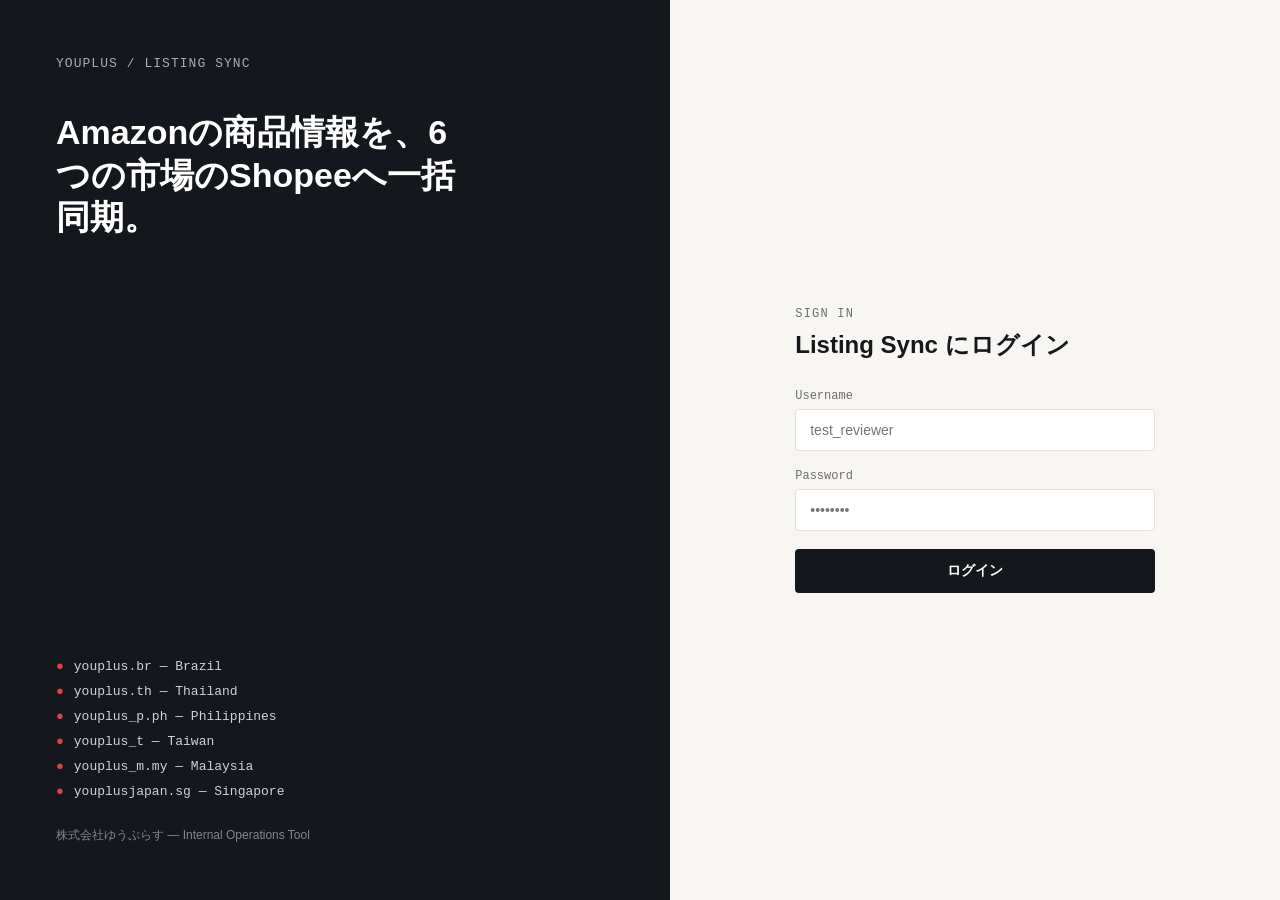
<file: index.html>
<!DOCTYPE html>
<html lang="ja">
<head>
<meta charset="UTF-8">
<meta name="viewport" content="width=device-width, initial-scale=1.0">
<title>YOUPLUS Listing Sync</title>
<link rel="stylesheet" href="style.css">
</head>
<body>

<div class="login-wrap">
  <div class="login-side">
    <div>
      <div class="brand">YOUPLUS / Listing Sync</div>
      <h1>Amazonの商品情報を、6つの市場のShopeeへ一括同期。</h1>
    </div>
    <div>
      <div class="route-list">
        <div><span class="flag">●</span>youplus.br — Brazil</div>
        <div><span class="flag">●</span>youplus.th — Thailand</div>
        <div><span class="flag">●</span>youplus_p.ph — Philippines</div>
        <div><span class="flag">●</span>youplus_t — Taiwan</div>
        <div><span class="flag">●</span>youplus_m.my — Malaysia</div>
        <div><span class="flag">●</span>youplusjapan.sg — Singapore</div>
      </div>
      <div class="foot" style="margin-top:28px;">株式会社ゆうぷらす — Internal Operations Tool</div>
    </div>
  </div>

  <div class="login-main">
    <div class="login-card">
      <div class="eyebrow">Sign in</div>
      <h2>Listing Sync にログイン</h2>
      <form id="loginForm">
        <label for="user">Username</label>
        <input type="text" id="user" autocomplete="username" placeholder="test_reviewer">
        <label for="pass">Password</label>
        <input type="password" id="pass" autocomplete="current-password" placeholder="••••••••">
        <div class="error-msg" id="errorMsg">ユーザー名またはパスワードが違います。</div>
        <button type="submit" class="btn">ログイン</button>
      </form>
    </div>
  </div>
</div>

<script>
  const VALID_USER = "test_reviewer";
  const VALID_PASS = "Shopee2026Review!";

  document.getElementById('loginForm').addEventListener('submit', function(e){
    e.preventDefault();
    const u = document.getElementById('user').value.trim();
    const p = document.getElementById('pass').value;
    if (u === VALID_USER && p === VALID_PASS) {
      sessionStorage.setItem('ys_auth', '1');
      window.location.href = 'dashboard.html';
    } else {
      document.getElementById('errorMsg').style.display = 'block';
    }
  });
</script>

</body>
</html>
</file>
<file: style.css>
:root {
  --ink: #14171c;
  --paper: #f7f6f3;
  --panel: #ffffff;
  --line: #e4e1da;
  --accent: #d64545;
  --accent-soft: #fbe9e7;
  --muted: #6b6f76;
  --mono: 'IBM Plex Mono', 'Courier New', monospace;
  --sans: 'Inter', -apple-system, 'Hiragino Sans', 'Yu Gothic', sans-serif;
}

* { box-sizing: border-box; }

body {
  margin: 0;
  font-family: var(--sans);
  background: var(--paper);
  color: var(--ink);
  -webkit-font-smoothing: antialiased;
}

/* ---------- Login page ---------- */
.login-wrap {
  min-height: 100vh;
  display: grid;
  grid-template-columns: 1.1fr 1fr;
}

@media (max-width: 860px) {
  .login-wrap { grid-template-columns: 1fr; }
  .login-side { display: none; }
}

.login-side {
  background: var(--ink);
  color: #fff;
  padding: 56px;
  display: flex;
  flex-direction: column;
  justify-content: space-between;
}

.login-side .brand {
  font-family: var(--mono);
  font-size: 13px;
  letter-spacing: 0.08em;
  text-transform: uppercase;
  color: #a9adb4;
}

.login-side h1 {
  font-size: 34px;
  line-height: 1.25;
  font-weight: 600;
  max-width: 420px;
  margin: 40px 0;
}

.route-list {
  display: flex;
  flex-direction: column;
  gap: 10px;
  font-family: var(--mono);
  font-size: 13px;
  color: #cfd2d8;
}

.route-list .flag { color: var(--accent); margin-right: 10px; }

.login-side .foot {
  font-size: 12px;
  color: #83878e;
}

.login-main {
  display: flex;
  align-items: center;
  justify-content: center;
  padding: 40px;
}

.login-card {
  width: 100%;
  max-width: 360px;
}

.login-card .eyebrow {
  font-family: var(--mono);
  font-size: 12px;
  letter-spacing: 0.1em;
  text-transform: uppercase;
  color: var(--muted);
  margin-bottom: 8px;
}

.login-card h2 {
  font-size: 24px;
  margin: 0 0 28px 0;
}

label {
  display: block;
  font-size: 12px;
  color: var(--muted);
  margin-bottom: 6px;
  font-family: var(--mono);
}

input[type="text"], input[type="password"] {
  width: 100%;
  padding: 12px 14px;
  border: 1px solid var(--line);
  border-radius: 4px;
  font-size: 14px;
  margin-bottom: 18px;
  background: var(--panel);
  color: var(--ink);
  font-family: var(--sans);
}
input:focus { outline: 2px solid var(--ink); outline-offset: 1px; }

.btn {
  width: 100%;
  padding: 13px 14px;
  background: var(--ink);
  color: #fff;
  border: none;
  border-radius: 4px;
  font-size: 14px;
  font-weight: 600;
  cursor: pointer;
  font-family: var(--sans);
}
.btn:hover { background: #2a2f38; }

.error-msg {
  color: var(--accent);
  font-size: 13px;
  margin: -8px 0 16px 0;
  display: none;
  font-family: var(--mono);
}

/* ---------- Dashboard ---------- */
.shell {
  display: grid;
  grid-template-columns: 240px 1fr;
  min-height: 100vh;
}

.sidebar {
  background: var(--ink);
  color: #fff;
  padding: 28px 20px;
  display: flex;
  flex-direction: column;
}

.sidebar .brand {
  font-family: var(--mono);
  font-size: 13px;
  letter-spacing: 0.08em;
  text-transform: uppercase;
  color: #fff;
  margin-bottom: 4px;
}
.sidebar .brand-sub {
  font-size: 11px;
  color: #888d95;
  margin-bottom: 36px;
}

.nav-item {
  display: block;
  padding: 10px 12px;
  border-radius: 4px;
  color: #cfd2d8;
  text-decoration: none;
  font-size: 14px;
  margin-bottom: 2px;
}
.nav-item.active { background: rgba(255,255,255,0.08); color: #fff; }

.sidebar .signout {
  margin-top: auto;
  font-family: var(--mono);
  font-size: 12px;
  color: #888d95;
  background: none;
  border: 1px solid #40454d;
  border-radius: 4px;
  padding: 9px;
  cursor: pointer;
}
.sidebar .signout:hover { color: #fff; border-color: #6b7078; }

.main {
  padding: 36px 44px;
  max-width: 1180px;
}

.page-head {
  display: flex;
  justify-content: space-between;
  align-items: flex-end;
  margin-bottom: 28px;
}

.page-head .eyebrow {
  font-family: var(--mono);
  font-size: 12px;
  color: var(--muted);
  text-transform: uppercase;
  letter-spacing: 0.08em;
  margin-bottom: 6px;
}

.page-head h1 { margin: 0; font-size: 26px; }

.stat-row {
  display: grid;
  grid-template-columns: repeat(4, 1fr);
  gap: 14px;
  margin-bottom: 32px;
}

.stat-card {
  background: var(--panel);
  border: 1px solid var(--line);
  border-radius: 6px;
  padding: 18px;
}
.stat-card .num { font-size: 26px; font-weight: 600; }
.stat-card .label { font-size: 12px; color: var(--muted); font-family: var(--mono); margin-top: 4px; }

.shop-row {
  display: flex;
  gap: 10px;
  flex-wrap: wrap;
  margin-bottom: 32px;
}

.shop-pill {
  display: flex;
  align-items: center;
  gap: 8px;
  background: var(--panel);
  border: 1px solid var(--line);
  border-radius: 20px;
  padding: 7px 14px;
  font-size: 13px;
}
.shop-pill .dot {
  width: 7px; height: 7px; border-radius: 50%; background: #2fa860;
}
.shop-pill .code { font-family: var(--mono); color: var(--muted); font-size: 11px; }

table {
  width: 100%;
  border-collapse: collapse;
  background: var(--panel);
  border: 1px solid var(--line);
  border-radius: 6px;
  overflow: hidden;
}

th {
  text-align: left;
  font-family: var(--mono);
  font-size: 11px;
  text-transform: uppercase;
  letter-spacing: 0.04em;
  color: var(--muted);
  padding: 12px 16px;
  border-bottom: 1px solid var(--line);
  background: #fafaf8;
}

td {
  padding: 14px 16px;
  border-bottom: 1px solid var(--line);
  font-size: 14px;
  vertical-align: middle;
}
tr:last-child td { border-bottom: none; }

.prod-name { font-weight: 500; }
.prod-src { font-size: 12px; color: var(--muted); font-family: var(--mono); }

.badge {
  display: inline-block;
  padding: 3px 9px;
  border-radius: 20px;
  font-size: 11px;
  font-family: var(--mono);
}
.badge.pending { background: #fff4e0; color: #a06a00; }
.badge.live { background: #e5f5ea; color: #217a44; }
.badge.syncing { background: var(--accent-soft); color: var(--accent); }

.mini-btn {
  padding: 7px 12px;
  border-radius: 4px;
  border: 1px solid var(--ink);
  background: transparent;
  color: var(--ink);
  font-size: 12px;
  font-family: var(--sans);
  cursor: pointer;
}
.mini-btn:hover { background: var(--ink); color: #fff; }
.mini-btn:disabled { opacity: 0.35; cursor: default; }
.mini-btn:disabled:hover { background: transparent; color: var(--ink); }

.target-dots { display: flex; gap: 4px; }
.target-dots span {
  width: 20px; height: 20px;
  border-radius: 4px;
  display: flex; align-items: center; justify-content: center;
  font-size: 9px;
  font-family: var(--mono);
  background: #eef0ee;
  color: var(--muted);
}
.target-dots span.on { background: var(--ink); color: #fff; }
</file>
